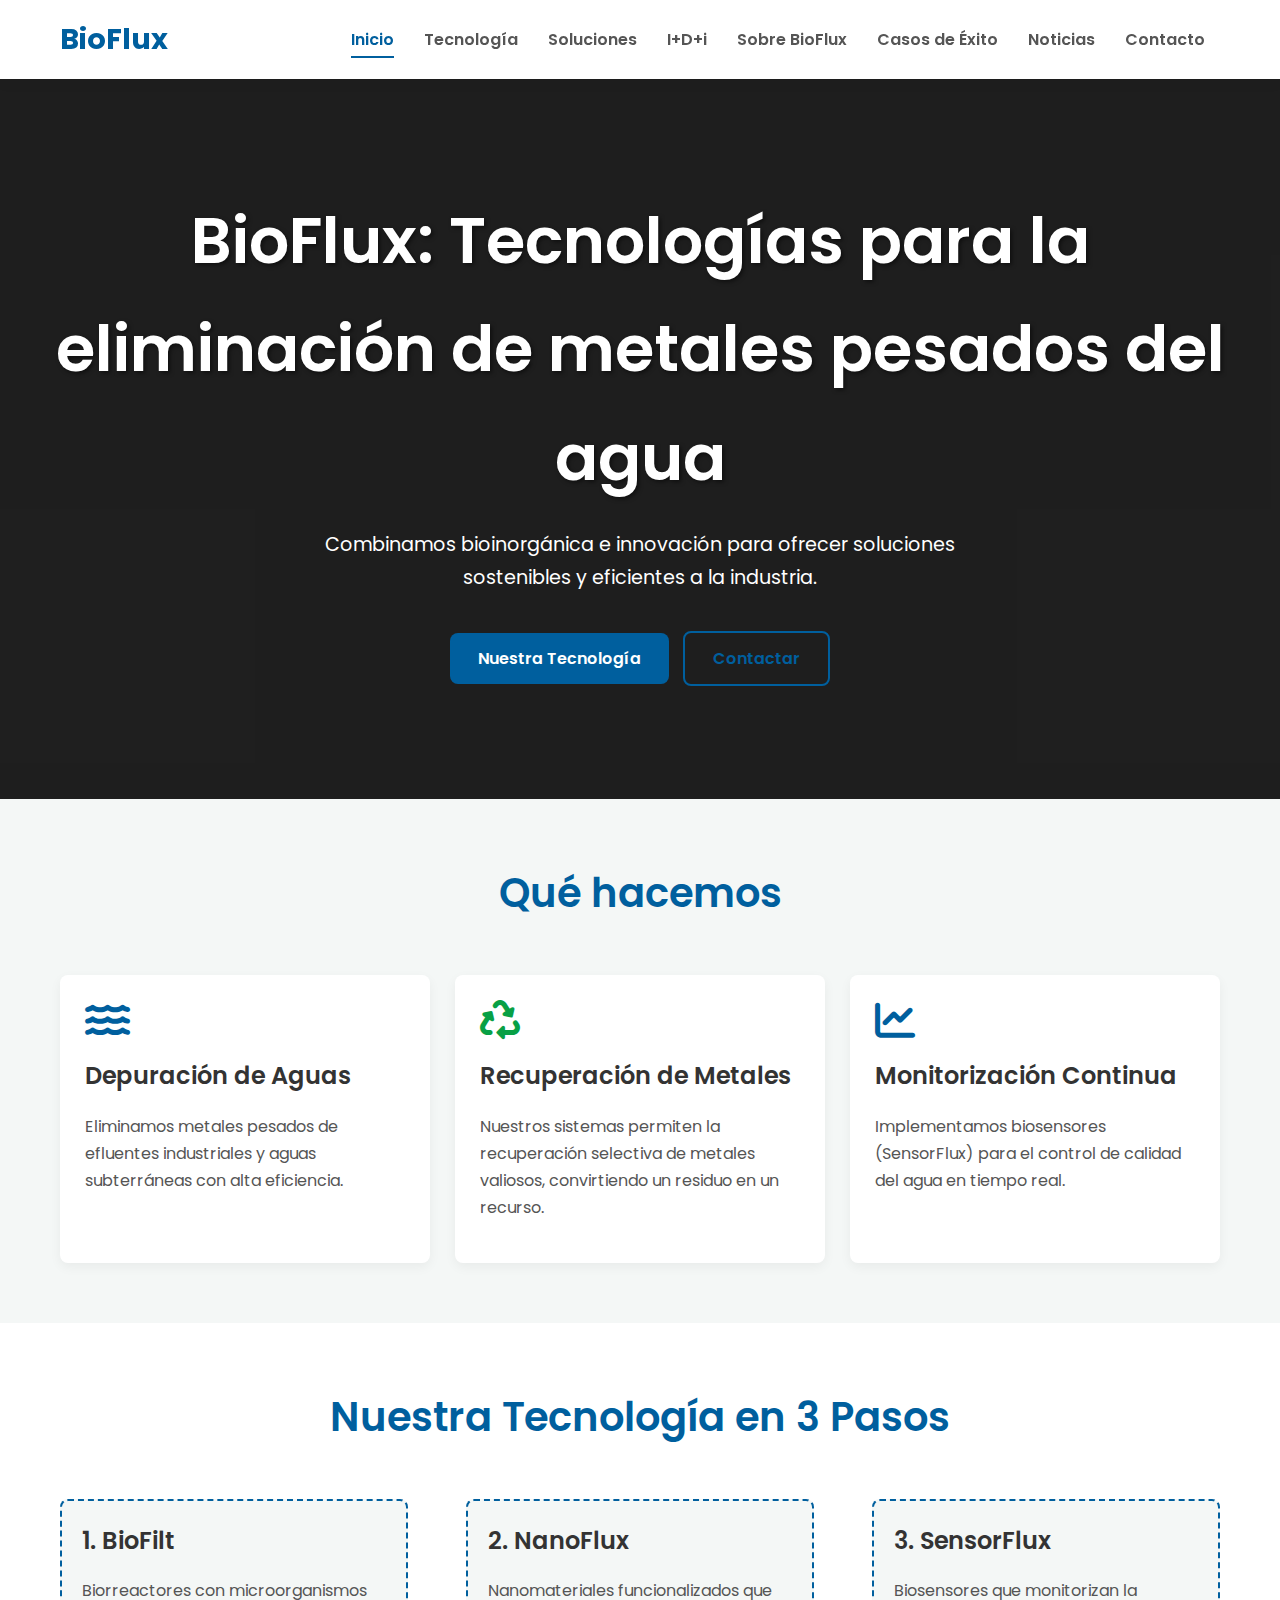
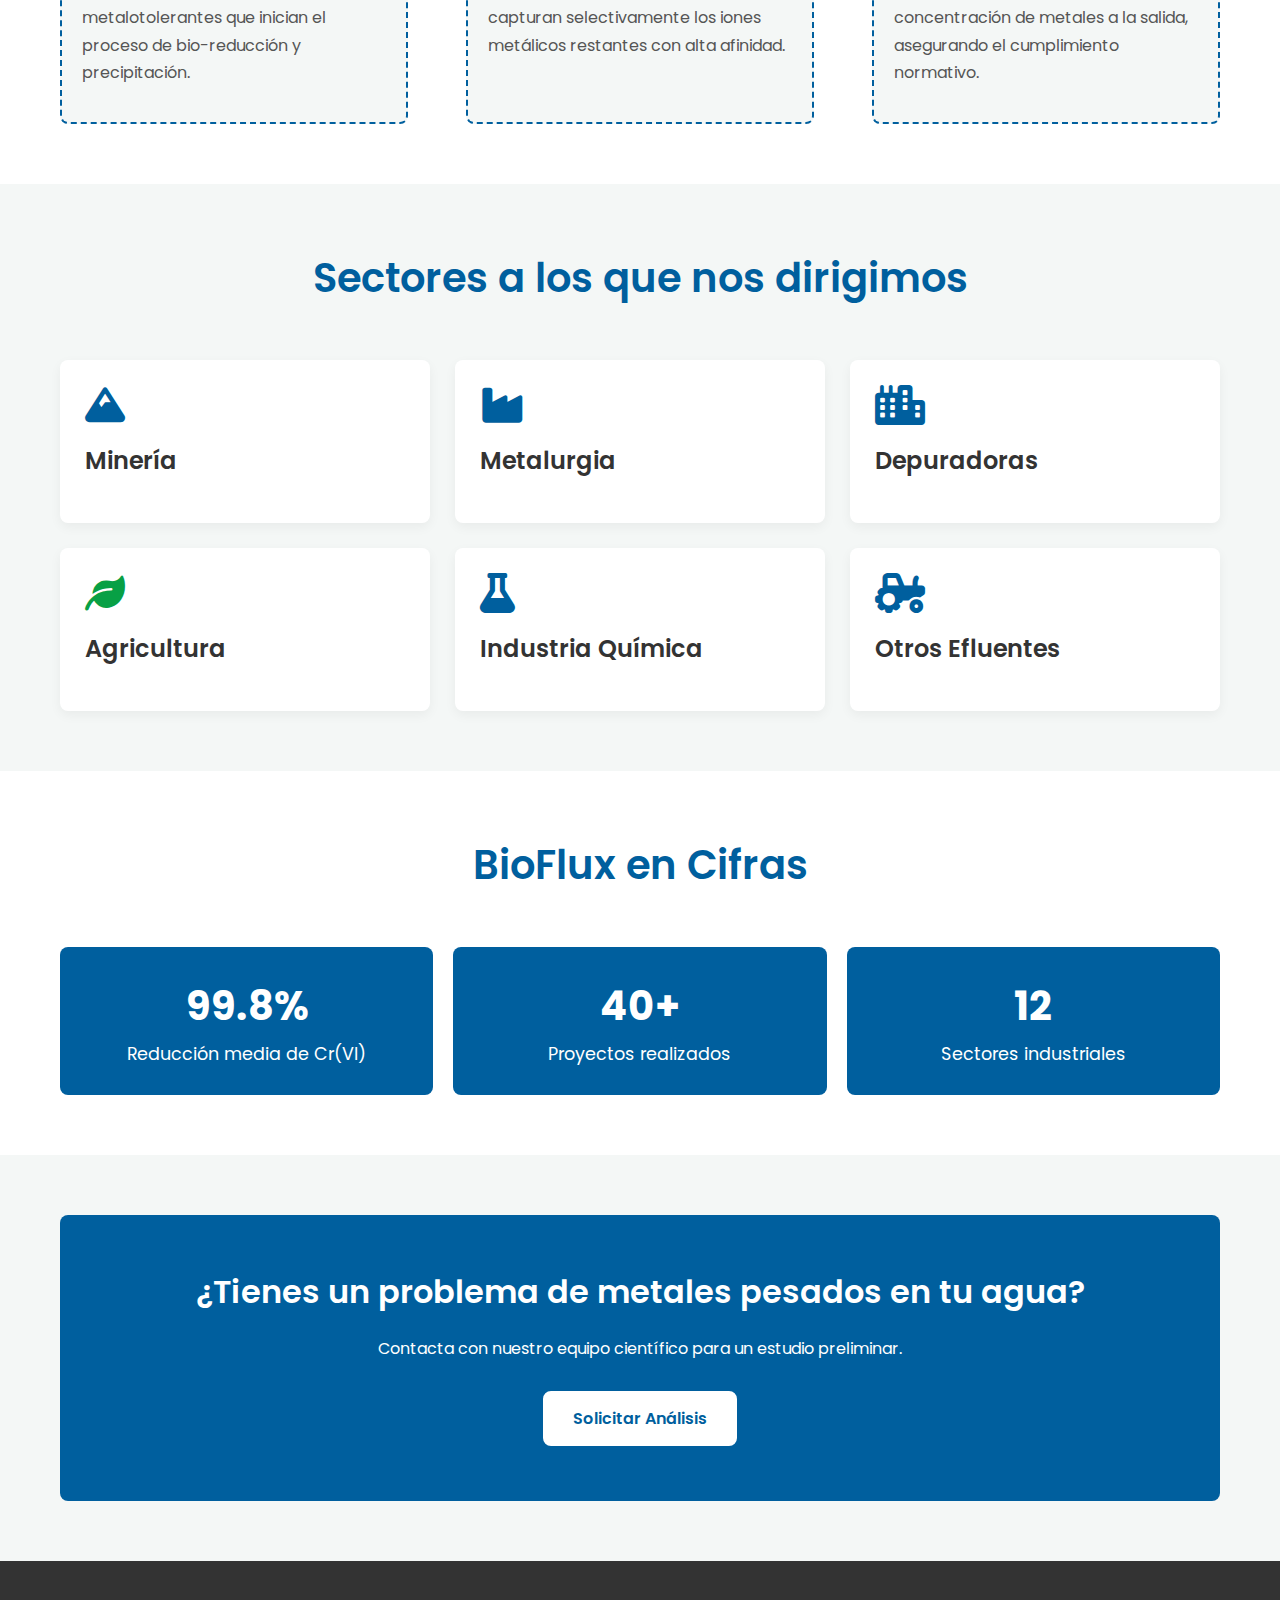
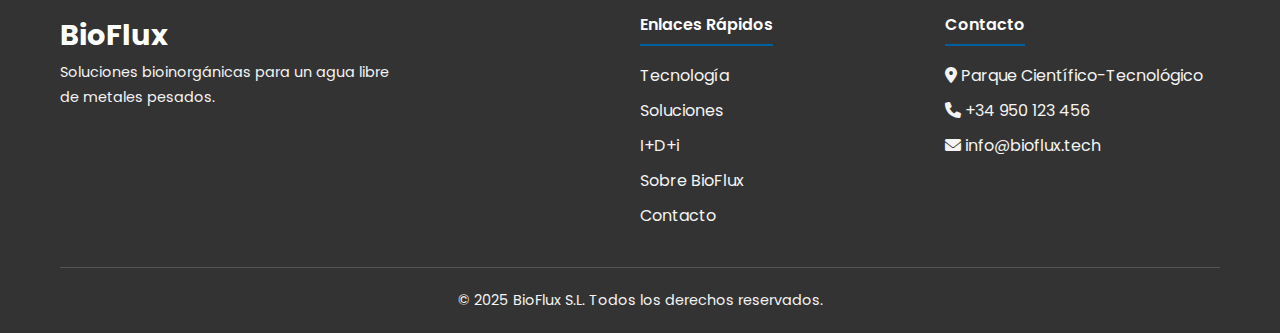
<file: index.html>
<!DOCTYPE html>
<html lang="es">
<head>
    <meta charset="UTF-8">
    <meta name="viewport" content="width=device-width, initial-scale=1.0">
    <title>BioFlux - Tecnologías para la eliminación de metales pesados</title>
    <link rel="icon" type="image/png" href="img/logo.png"> <link rel="stylesheet" href="css/style.css">	
    <link rel="stylesheet" href="css/style.css">
    <link rel="stylesheet" href="https://cdnjs.cloudflare.com/ajax/libs/font-awesome/6.0.0-beta3/css/all.min.css">
</head>
<body>

    <header class="main-header">
        <div class="container">
            <a href="index.html" class="logo">BioFlux</a>
            <nav class="main-nav" id="main-nav">
                <ul>
                    <li><a href="index.html" class="active">Inicio</a></li>
                    <li><a href="tecnologia.html">Tecnología</a></li>
                    <li><a href="soluciones.html">Soluciones</a></li>
                    <li><a href="investigacion.html">I+D+i</a></li>
                    <li><a href="sobre-nosotros.html">Sobre BioFlux</a></li>
                    <li><a href="casos-de-exito.html">Casos de Éxito</a></li>
                    <li><a href="noticias.html">Noticias</a></li>
                    <li><a href="contacto.html">Contacto</a></li>
                </ul>
            </nav>
            <button class="hamburger-menu" id="hamburger-menu">&#9776;</button>
        </div>
    </header>

    <main>
        <section class="hero-slider">
            <div class="slider-slide active" style="background-image: url('https://picsum.photos/seed/water/1920/1080');">
                <div class="slide-content">
                    <h1>BioFlux: Tecnologías para la eliminación de metales pesados del agua</h1>
                    <p>Combinamos bioinorgánica e innovación para ofrecer soluciones sostenibles y eficientes a la industria.</p>
                    <div>
                        <a href="tecnologia.html" class="btn btn-primary">Nuestra Tecnología</a>
                        <a href="contacto.html" class="btn btn-secondary">Contactar</a>
                    </div>
                </div>
            </div>
            <div class="slider-slide" style="background-image: url('https://picsum.photos/seed/industry/1920/1080');">
                <div class="slide-content">
                    <h1>Soluciones para Minería e Industria</h1>
                    <p>Tratamos aguas complejas (Pb, Cd, Cr(VI), Hg, As) cumpliendo con las normativas más estrictas.</p>
                    <div>
                        <a href="soluciones.html" class="btn btn-primary">Ver Soluciones</a>
                        <a href="contacto.html" class="btn btn-secondary">Solicitar Estudio</a>
                    </div>
                </div>
            </div>
            <div class="slider-slide" style="background-image: url('https://picsum.photos/seed/science/1920/1080');">
                <div class="slide-content">
                    <h1>Innovación y Sostenibilidad</h1>
                    <p>Nuestra base científica nos permite desarrollar quelantes verdes y biosensores para un futuro más limpio.</p>
                    <div>
                        <a href="investigacion.html" class="btn btn-primary">Conocer I+D+i</a>
                        <a href="contacto.html" class="btn btn-secondary">Contactar</a>
                    </div>
                </div>
            </div>
        </section>

        <section id="que-hacemos">
            <div class="container">
                <h2 class="section-title">Qué hacemos</h2>
                <div class="grid-3">
                    <div class="card">
                        <i class="fas fa-water icon"></i>
                        <h3>Depuración de Aguas</h3>
                        <p>Eliminamos metales pesados de efluentes industriales y aguas subterráneas con alta eficiencia.</p>
                    </div>
                    <div class="card">
                        <i class="fas fa-recycle icon" style="color: var(--secondary-green);"></i>
                        <h3>Recuperación de Metales</h3>
                        <p>Nuestros sistemas permiten la recuperación selectiva de metales valiosos, convirtiendo un residuo en un recurso.</p>
                    </div>
                    <div class="card">
                        <i class="fas fa-chart-line icon"></i>
                        <h3>Monitorización Continua</h3>
                        <p>Implementamos biosensores (SensorFlux) para el control de calidad del agua en tiempo real.</p>
                    </div>
                </div>
            </div>
        </section>

        <section id="tecnologia-pasos">
            <div class="container">
                <h2 class="section-title">Nuestra Tecnología en 3 Pasos</h2>
                <div class="steps-container">
                    <div class="step">
                        <h3>1. BioFilt</h3>
                        <p>Biorreactores con microorganismos metalotolerantes que inician el proceso de bio-reducción y precipitación.</p>
                    </div>
                    <div class="step">
                        <h3>2. NanoFlux</h3>
                        <p>Nanomateriales funcionalizados que capturan selectivamente los iones metálicos restantes con alta afinidad.</p>
                    </div>
                    <div class="step">
                        <h3>3. SensorFlux</h3>
                        <p>Biosensores que monitorizan la concentración de metales a la salida, asegurando el cumplimiento normativo.</p>
                    </div>
                </div>
            </div>
        </section>

        <section id="sectores">
            <div class="container">
                <h2 class="section-title">Sectores a los que nos dirigimos</h2>
                <div class="grid-3">
                    <div class="card"><i class="fas fa-mountain icon"></i><h3>Minería</h3></div>
                    <div class="card"><i class="fas fa-industry icon"></i><h3>Metalurgia</h3></div>
                    <div class="card"><i class="fas fa-city icon"></i><h3>Depuradoras</h3></div>
                    <div class="card"><i class="fas fa-leaf icon" style="color: var(--secondary-green);"></i><h3>Agricultura</h3></div>
                    <div class="card"><i class="fas fa-flask icon"></i><h3>Industria Química</h3></div>
                    <div class="card"><i class="fas fa-tractor icon"></i><h3>Otros Efluentes</h3></div>
                </div>
            </div>
        </section>

        <section id="cifras">
            <div class="container">
                <h2 class="section-title">BioFlux en Cifras</h2>
                <div class="stats-grid">
                    <div class="stat-item">
                        <span class="number">99.8%</span>
                        <span class="label">Reducción media de Cr(VI)</span>
                    </div>
                    <div class="stat-item">
                        <span class="number">40+</span>
                        <span class="label">Proyectos realizados</span>
                    </div>
                    <div class="stat-item">
                        <span class="number">12</span>
                        <span class="label">Sectores industriales</span>
                    </div>
                </div>
            </div>
        </section>

        <section>
            <div class="container">
                <div class="cta-section">
                    <h2>¿Tienes un problema de metales pesados en tu agua?</h2>
                    <p style="margin-bottom: 1.5rem;">Contacta con nuestro equipo científico para un estudio preliminar.</p>
                    <a href="contacto.html" class="btn btn-secondary">Solicitar Análisis</a>
                </div>
            </div>
        </section>

    </main>

    <footer class="main-footer">
        <div class="container">
            <div class="footer-grid">
                <div class="footer-col">
                    <a href="index.html" class="logo">BioFlux</a>
                    <p>Soluciones bioinorgánicas para un agua libre de metales pesados.</p>
                </div>
                <div class="footer-col">
                    <h4>Enlaces Rápidos</h4>
                    <ul>
                        <li><a href="tecnologia.html">Tecnología</a></li>
                        <li><a href="soluciones.html">Soluciones</a></li>
                        <li><a href="investigacion.html">I+D+i</a></li>
                        <li><a href="sobre-nosotros.html">Sobre BioFlux</a></li>
                        <li><a href="contacto.html">Contacto</a></li>
                    </ul>
                </div>
                <div class="footer-col">
                    <h4>Contacto</h4>
                    <ul>
                        <li><i class="fas fa-map-marker-alt"></i> Parque Científico-Tecnológico</li>
                        <li><i class="fas fa-phone"></i> +34 950 123 456</li>
                        <li><i class="fas fa-envelope"></i> info@bioflux.tech</li>
                    </ul>
                </div>
            </div>
            <div class="footer-bottom">
                &copy; 2025 BioFlux S.L. Todos los derechos reservados.
            </div>
        </div>
    </footer>

    <script src="js/main.js"></script>
</body>

</html>
</file>
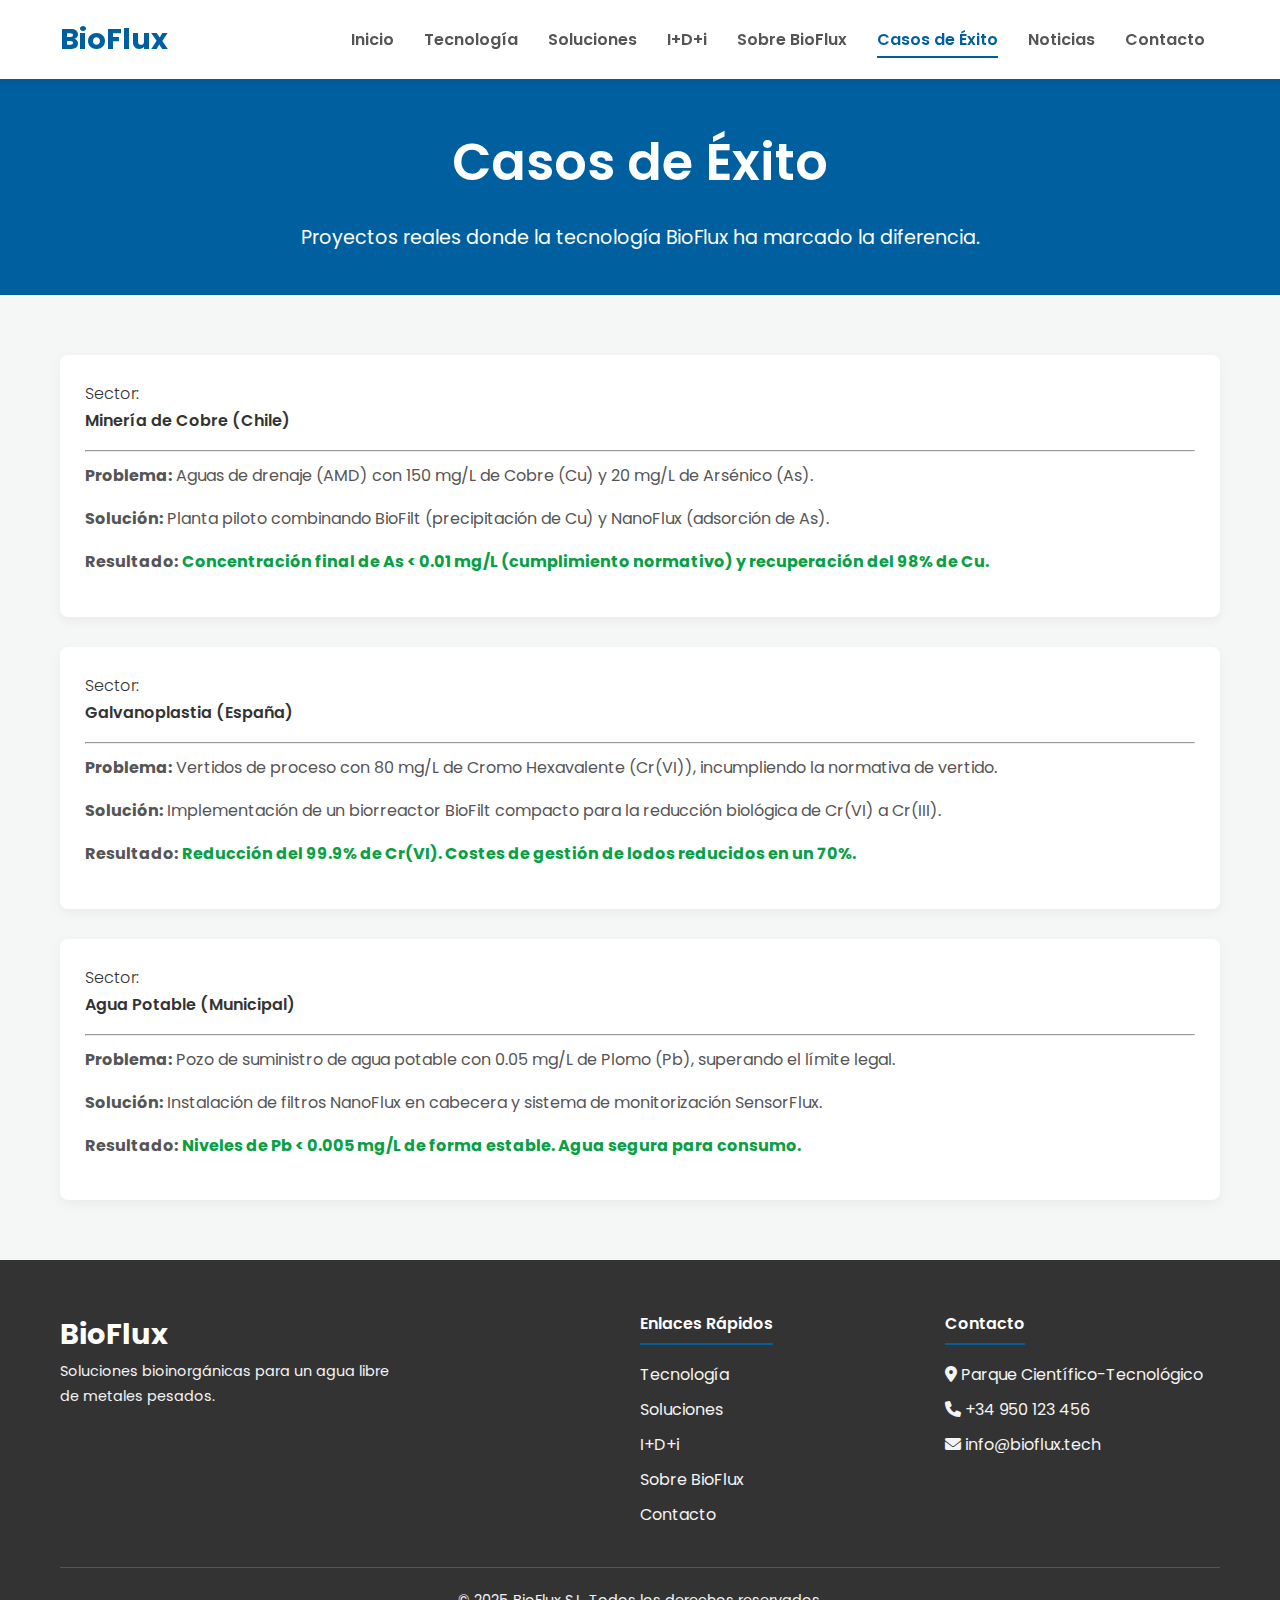
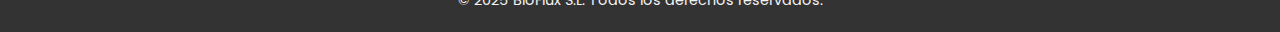
<file: casos-de-exito.html>
<!DOCTYPE html>
<html lang="es">
<head>
    <meta charset="UTF-8">
    <meta name="viewport" content="width=device-width, initial-scale=1.0">
    <title>Tecnología</title>
    <link rel="icon" type="image/png" href="img/logo.png"> <link rel="stylesheet" href="css/style.css">	
    <link rel="stylesheet" href="css/style.css">
    <link rel="stylesheet" href="https://cdnjs.cloudflare.com/ajax/libs/font-awesome/6.0.0-beta3/css/all.min.css">
</head>
<body>

    <header class="main-header">
        <div class="container">
            <a href="index.html" class="logo">BioFlux</a>
            <nav class="main-nav" id="main-nav">
                <ul>
                    <li><a href="index.html">Inicio</a></li>
                    <li><a href="tecnologia.html">Tecnología</a></li>
                    <li><a href="soluciones.html">Soluciones</a></li>
                    <li><a href="investigacion.html">I+D+i</a></li>
                    <li><a href="sobre-nosotros.html">Sobre BioFlux</a></li>
                    <li><a href="casos-de-exito.html" class="active">Casos de Éxito</a></li>
                    <li><a href="noticias.html">Noticias</a></li>
                    <li><a href="contacto.html">Contacto</a></li>
                </ul>
            </nav>
            <button class="hamburger-menu" id="hamburger-menu">&#9776;</button>
        </div>
    </header>

<main>
    <section style="background-color: var(--primary-blue); color: var(--white); padding: 40px 0;">
        <div class="container text-center">
            <h1 style="color: var(--white);">Casos de Éxito</h1>
            <p style="font-size: 1.2rem; max-width: 800px; margin: 0 auto;">Proyectos reales donde la tecnología BioFlux ha marcado la diferencia.</p>
        </div>
    </section>

    <section id="casos">
        <div class="container">
            <div class="grid-3" style="grid-template-columns: 1fr; gap: 30px;">
                <div class="card">
                    <h4><span style="font-weight: 300; display: block;">Sector:</span> Minería de Cobre (Chile)</h4>
                    <hr style="margin: 10px 0;">
                    <p><strong>Problema:</strong> Aguas de drenaje (AMD) con 150 mg/L de Cobre (Cu) y 20 mg/L de Arsénico (As).</p>
                    <p><strong>Solución:</strong> Planta piloto combinando BioFilt (precipitación de Cu) y NanoFlux (adsorción de As).</p>
                    <p><strong>Resultado:</strong> <span style="color: var(--secondary-green); font-weight: 700;">Concentración final de As < 0.01 mg/L (cumplimiento normativo) y recuperación del 98% de Cu.</span></p>
                </div>
                <div class="card">
                    <h4><span style="font-weight: 300; display: block;">Sector:</span> Galvanoplastia (España)</h4>
                    <hr style="margin: 10px 0;">
                    <p><strong>Problema:</strong> Vertidos de proceso con 80 mg/L de Cromo Hexavalente (Cr(VI)), incumpliendo la normativa de vertido.</p>
                    <p><strong>Solución:</strong> Implementación de un biorreactor BioFilt compacto para la reducción biológica de Cr(VI) a Cr(III).</p>
                    <p><strong>Resultado:</strong> <span style="color: var(--secondary-green); font-weight: 700;">Reducción del 99.9% de Cr(VI). Costes de gestión de lodos reducidos en un 70%.</span></p>
                </div>
                <div class="card">
                    <h4><span style="font-weight: 300; display: block;">Sector:</span> Agua Potable (Municipal)</h4>
                    <hr style="margin: 10px 0;">
                    <p><strong>Problema:</strong> Pozo de suministro de agua potable con 0.05 mg/L de Plomo (Pb), superando el límite legal.</p>
                    <p><strong>Solución:</strong> Instalación de filtros NanoFlux en cabecera y sistema de monitorización SensorFlux.</p>
                    <p><strong>Resultado:</strong> <span style="color: var(--secondary-green); font-weight: 700;">Niveles de Pb < 0.005 mg/L de forma estable. Agua segura para consumo.</span></p>
                </div>
            </div>
        </div>
    </section>
</main>
    <footer class="main-footer">
        <div class="container">
            <div class="footer-grid">
                <div class="footer-col">
                    <a href="index.html" class="logo">BioFlux</a>
                    <p>Soluciones bioinorgánicas para un agua libre de metales pesados.</p>
                </div>
                <div class="footer-col">
                    <h4>Enlaces Rápidos</h4>
                    <ul>
                        <li><a href="tecnologia.html">Tecnología</a></li>
                        <li><a href="soluciones.html">Soluciones</a></li>
                        <li><a href="investigacion.html">I+D+i</a></li>
                        <li><a href="sobre-nosotros.html">Sobre BioFlux</a></li>
                        <li><a href="contacto.html">Contacto</a></li>
                    </ul>
                </div>
                <div class="footer-col">
                    <h4>Contacto</h4>
                    <ul>
                        <li><i class="fas fa-map-marker-alt"></i> Parque Científico-Tecnológico</li>
                        <li><i class="fas fa-phone"></i> +34 950 123 456</li>
                        <li><i class="fas fa-envelope"></i> info@bioflux.tech</li>
                    </ul>
                </div>
            </div>
            <div class="footer-bottom">
                &copy; 2025 BioFlux S.L. Todos los derechos reservados.
            </div>
        </div>
    </footer>

    <script src="js/main.js"></script>
</body>

</html>
</file>
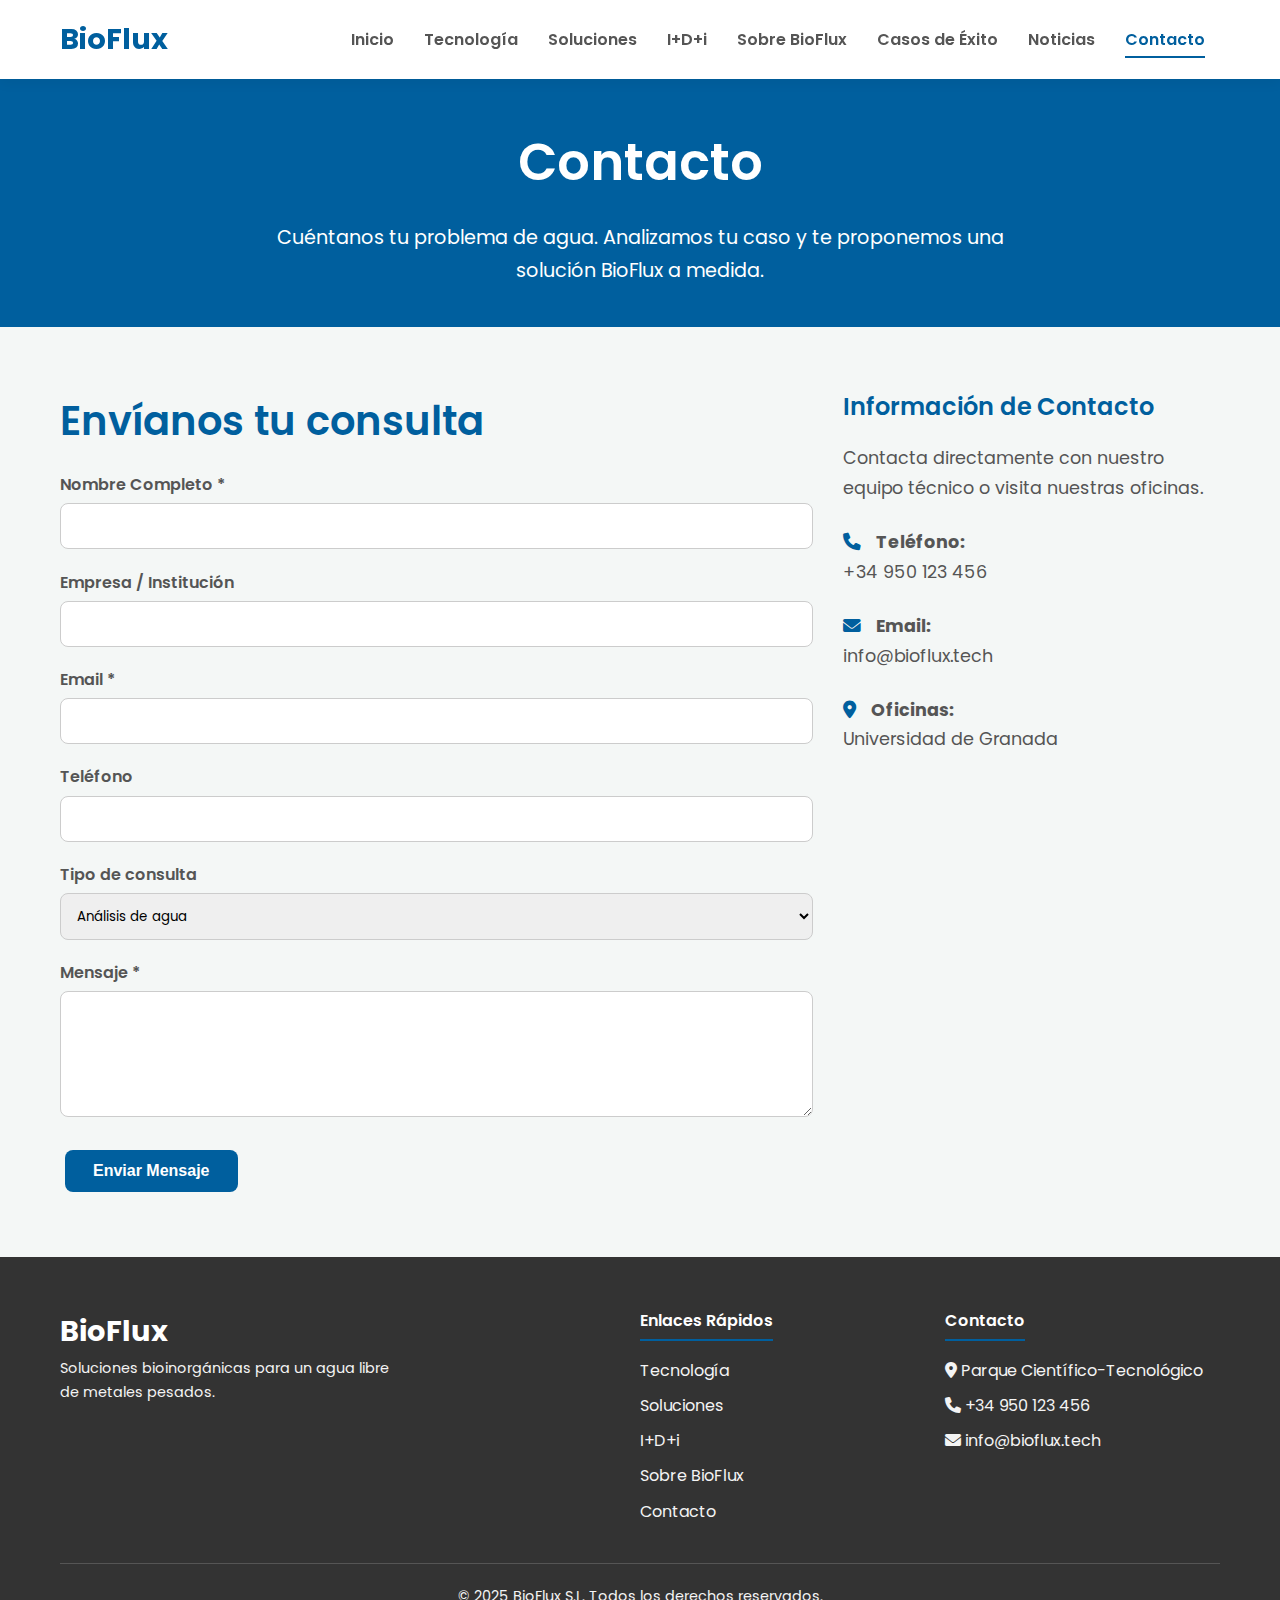
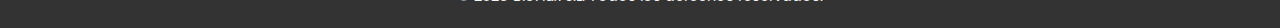
<file: contacto.html>
<!DOCTYPE html>
<html lang="es">
<head>
    <meta charset="UTF-8">
    <meta name="viewport" content="width=device-width, initial-scale=1.0">
    <title>Nuestra Tecnología - BioFlux</title>
    <link rel="stylesheet" href="css/style.css">
    <link rel="stylesheet" href="https://cdnjs.cloudflare.com/ajax/libs/font-awesome/6.0.0-beta3/css/all.min.css">
</head>
<body>

    <header class="main-header">
        <div class="container">
            <a href="index.html" class="logo">BioFlux</a>
            <nav class="main-nav" id="main-nav">
                <ul>
                    <li><a href="index.html">Inicio</a></li>
                    <li><a href="tecnologia.html">Tecnología</a></li>
                    <li><a href="soluciones.html">Soluciones</a></li>
                    <li><a href="investigacion.html">I+D+i</a></li>
                    <li><a href="sobre-nosotros.html">Sobre BioFlux</a></li>
                    <li><a href="casos-de-exito.html">Casos de Éxito</a></li>
                    <li><a href="noticias.html">Noticias</a></li>
                    <li><a href="contacto.html" class="active">Contacto</a></li>
                </ul>
            </nav>
            <button class="hamburger-menu" id="hamburger-menu">&#9776;</button>
        </div>
    </header>

<main>
    <section style="background-color: var(--primary-blue); color: var(--white); padding: 40px 0;">
        <div class="container text-center">
            <h1 style="color: var(--white);">Contacto</h1>
            <p style="font-size: 1.2rem; max-width: 800px; margin: 0 auto;">Cuéntanos tu problema de agua. Analizamos tu caso y te proponemos una solución BioFlux a medida.</p>
        </div>
    </section>

    <section id="contacto-form">
        <div class="container">
            <div class="contact-container">
                <div class="contact-form">
                    <h2>Envíanos tu consulta</h2>
                    <form id="contact-form" novalidate>
                        <div class="form-group">
                            <label for="name">Nombre Completo *</label>
                            <input type="text" id="name" name="name" required>
                            <span class="error-msg"></span>
                        </div>
                        <div class="form-group">
                            <label for="company">Empresa / Institución</label>
                            <input type="text" id="company" name="company">
                        </div>
                        <div class="form-group">
                            <label for="email">Email *</label>
                            <input type="email" id="email" name="email" required>
                            <span class="error-msg"></span>
                        </div>
                        <div class="form-group">
                            <label for="phone">Teléfono</label>
                            <input type="tel" id="phone" name="phone">
                        </div>
                        <div class="form-group">
                            <label for="query-type">Tipo de consulta</label>
                            <select id="query-type" name="query-type">
                                <option value="analisis">Análisis de agua</option>
                                <option value="piloto">Planta piloto</option>
                                <option value="idi">Colaboración I+D+i</option>
                                <option value="otros">Otros</option>
                            </select>
                        </div>
                        <div class="form-group">
                            <label for="message">Mensaje *</label>
                            <textarea id="message" name="message" rows="5" required></textarea>
                            <span class="error-msg"></span>
                        </div>
                        <button type="submit" class="btn btn-primary">Enviar Mensaje</button>
                    </form>
                </div>
                <div class="contact-info">
                    <h3>Información de Contacto</h3>
                    <p>Contacta directamente con nuestro equipo técnico o visita nuestras oficinas.</p>
                    
                    <p>
                        <i class="fas fa-phone icon"></i> <strong>Teléfono:</strong><br>
                        +34 950 123 456
                    </p>
                    <p>
                        <i class="fas fa-envelope icon"></i> <strong>Email:</strong><br>
                        info@bioflux.tech
                    </p>
                    <p>
                        <i class="fas fa-map-marker-alt icon"></i> <strong>Oficinas:</strong><br>
                        Universidad de Granada
                    </p>
                </div>
            </div>
        </div>
    </section>
</main>
    <footer class="main-footer">
        <div class="container">
            <div class="footer-grid">
                <div class="footer-col">
                    <a href="index.html" class="logo">BioFlux</a>
                    <p>Soluciones bioinorgánicas para un agua libre de metales pesados.</p>
                </div>
                <div class="footer-col">
                    <h4>Enlaces Rápidos</h4>
                    <ul>
                        <li><a href="tecnologia.html">Tecnología</a></li>
                        <li><a href="soluciones.html">Soluciones</a></li>
                        <li><a href="investigacion.html">I+D+i</a></li>
                        <li><a href="sobre-nosotros.html">Sobre BioFlux</a></li>
                        <li><a href="contacto.html">Contacto</a></li>
                    </ul>
                </div>
                <div class="footer-col">
                    <h4>Contacto</h4>
                    <ul>
                        <li><i class="fas fa-map-marker-alt"></i> Parque Científico-Tecnológico</li>
                        <li><i class="fas fa-phone"></i> +34 950 123 456</li>
                        <li><i class="fas fa-envelope"></i> info@bioflux.tech</li>
                    </ul>
                </div>
            </div>
            <div class="footer-bottom">
                &copy; 2025 BioFlux S.L. Todos los derechos reservados.
            </div>
        </div>
    </footer>

    <script src="js/main.js"></script>
</body>

</html>
</file>
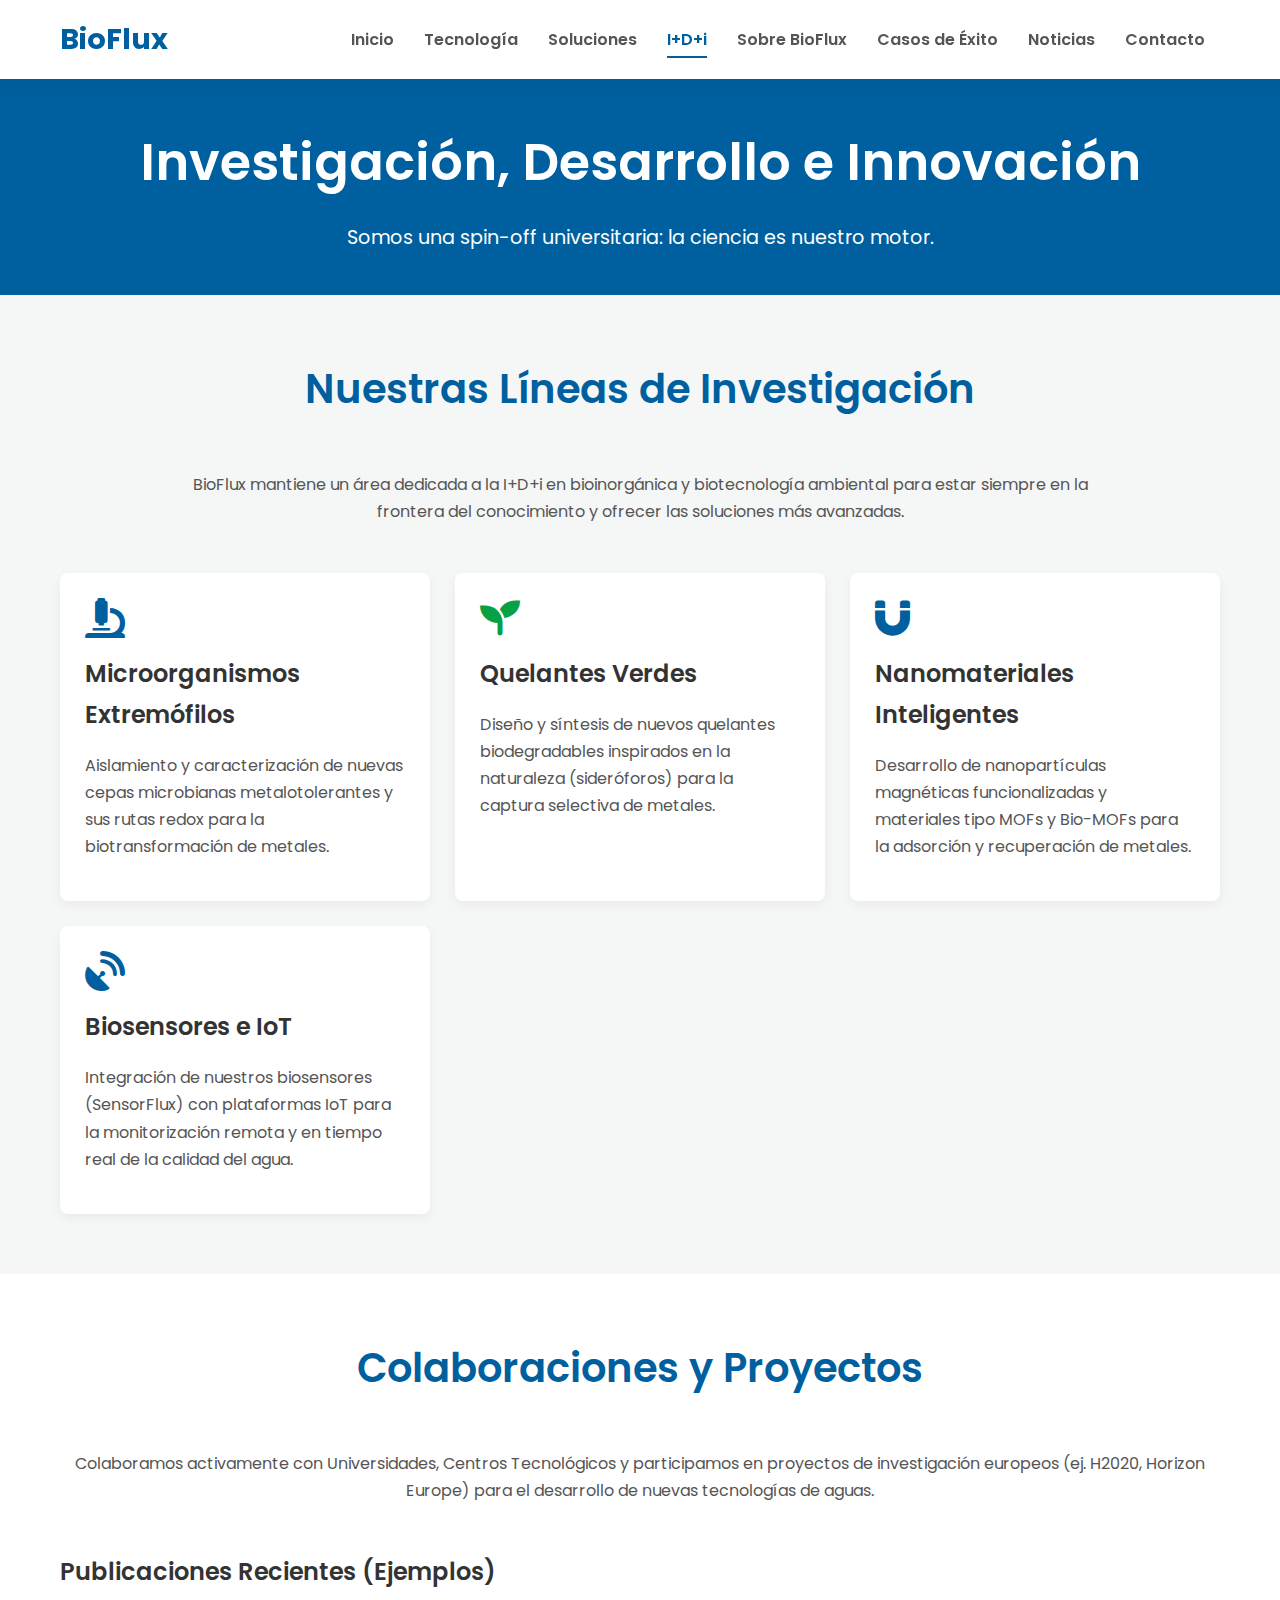
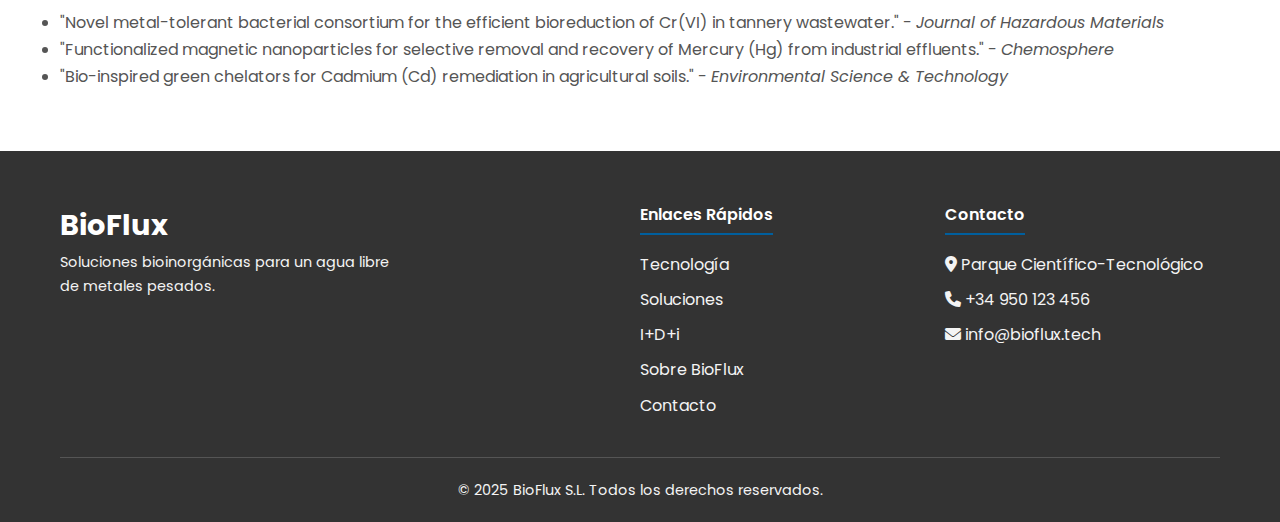
<file: investigacion.html>
<!DOCTYPE html>
<html lang="es">
<head>
    <meta charset="UTF-8">
    <meta name="viewport" content="width=device-width, initial-scale=1.0">
    <title>I+D+i</title>
    <link rel="icon" type="image/png" href="img/logo.png"> <link rel="stylesheet" href="css/style.css">	
    <link rel="stylesheet" href="css/style.css">
    <link rel="stylesheet" href="https://cdnjs.cloudflare.com/ajax/libs/font-awesome/6.0.0-beta3/css/all.min.css">
</head>
<body>

    <header class="main-header">
        <div class="container">
            <a href="index.html" class="logo">BioFlux</a>
            <nav class="main-nav" id="main-nav">
                <ul>
                    <li><a href="index.html">Inicio</a></li>
                    <li><a href="tecnologia.html" >Tecnología</a></li>
                    <li><a href="soluciones.html">Soluciones</a></li>
                    <li><a href="investigacion.html" class="active">I+D+i</a></li>
                    <li><a href="sobre-nosotros.html">Sobre BioFlux</a></li>
                    <li><a href="casos-de-exito.html">Casos de Éxito</a></li>
                    <li><a href="noticias.html">Noticias</a></li>
                    <li><a href="contacto.html">Contacto</a></li>
                </ul>
            </nav>
            <button class="hamburger-menu" id="hamburger-menu">&#9776;</button>
        </div>
    </header>

<main>
    <section style="background-color: var(--primary-blue); color: var(--white); padding: 40px 0;">
        <div class="container text-center">
            <h1 style="color: var(--white);">Investigación, Desarrollo e Innovación</h1>
            <p style="font-size: 1.2rem; max-width: 800px; margin: 0 auto;">Somos una spin-off universitaria: la ciencia es nuestro motor.</p>
        </div>
    </section>

    <section id="intro-idi">
        <div class="container">
            <h2 class="section-title">Nuestras Líneas de Investigación</h2>
            <p style="text-align: center; max-width: 900px; margin: 0 auto 3rem auto;">BioFlux mantiene un área dedicada a la I+D+i en bioinorgánica y biotecnología ambiental para estar siempre en la frontera del conocimiento y ofrecer las soluciones más avanzadas.</p>

            <div class="grid-3" style="grid-template-columns: repeat(auto-fit, minmax(300px, 1fr));">
                <div class="card">
                    <i class="fas fa-microscope icon"></i>
                    <h3>Microorganismos Extremófilos</h3>
                    <p>Aislamiento y caracterización de nuevas cepas microbianas metalotolerantes y sus rutas redox para la biotransformación de metales.</p>
                </div>
                <div class="card">
                    <i class="fas fa-seedling icon" style="color: var(--secondary-green);"></i>
                    <h3>Quelantes Verdes</h3>
                    <p>Diseño y síntesis de nuevos quelantes biodegradables inspirados en la naturaleza (sideróforos) para la captura selectiva de metales.</p>
                </div>
                <div class="card">
                    <i class="fas fa-magnet icon"></i>
                    <h3>Nanomateriales Inteligentes</h3>
                    <p>Desarrollo de nanopartículas magnéticas funcionalizadas y materiales tipo MOFs y Bio-MOFs para la adsorción y recuperación de metales.</p>
                </div>
                <div class="card">
                    <i class="fas fa-satellite-dish icon"></i>
                    <h3>Biosensores e IoT</h3>
                    <p>Integración de nuestros biosensores (SensorFlux) con plataformas IoT para la monitorización remota y en tiempo real de la calidad del agua.</p>
                </div>
            </div>
        </div>
    </section>

    <section id="colaboraciones">
        <div class="container">
            <h2 class="section-title">Colaboraciones y Proyectos</h2>
            <p class="text-center">Colaboramos activamente con Universidades, Centros Tecnológicos y participamos en proyectos de investigación europeos (ej. H2020, Horizon Europe) para el desarrollo de nuevas tecnologías de aguas.</p>
            
            <h3 style="margin-top: 3rem;">Publicaciones Recientes (Ejemplos)</h3>
            <ul>
                <li>"Novel metal-tolerant bacterial consortium for the efficient bioreduction of Cr(VI) in tannery wastewater." - <i>Journal of Hazardous Materials</i></li>
                <li>"Functionalized magnetic nanoparticles for selective removal and recovery of Mercury (Hg) from industrial effluents." - <i>Chemosphere</i></li>
                <li>"Bio-inspired green chelators for Cadmium (Cd) remediation in agricultural soils." - <i>Environmental Science & Technology</i></li>
            </ul>
        </div>
    </section>
</main>

    <footer class="main-footer">
        <div class="container">
            <div class="footer-grid">
                <div class="footer-col">
                    <a href="index.html" class="logo">BioFlux</a>
                    <p>Soluciones bioinorgánicas para un agua libre de metales pesados.</p>
                </div>
                <div class="footer-col">
                    <h4>Enlaces Rápidos</h4>
                    <ul>
                        <li><a href="tecnologia.html">Tecnología</a></li>
                        <li><a href="soluciones.html">Soluciones</a></li>
                        <li><a href="investigacion.html">I+D+i</a></li>
                        <li><a href="sobre-nosotros.html">Sobre BioFlux</a></li>
                        <li><a href="contacto.html">Contacto</a></li>
                    </ul>
                </div>
                <div class="footer-col">
                    <h4>Contacto</h4>
                    <ul>
                        <li><i class="fas fa-map-marker-alt"></i> Parque Científico-Tecnológico</li>
                        <li><i class="fas fa-phone"></i> +34 950 123 456</li>
                        <li><i class="fas fa-envelope"></i> info@bioflux.tech</li>
                    </ul>
                </div>
            </div>
            <div class="footer-bottom">
                &copy; 2025 BioFlux S.L. Todos los derechos reservados.
            </div>
        </div>
    </footer>

    <script src="js/main.js"></script>
</body>

</html>
</file>
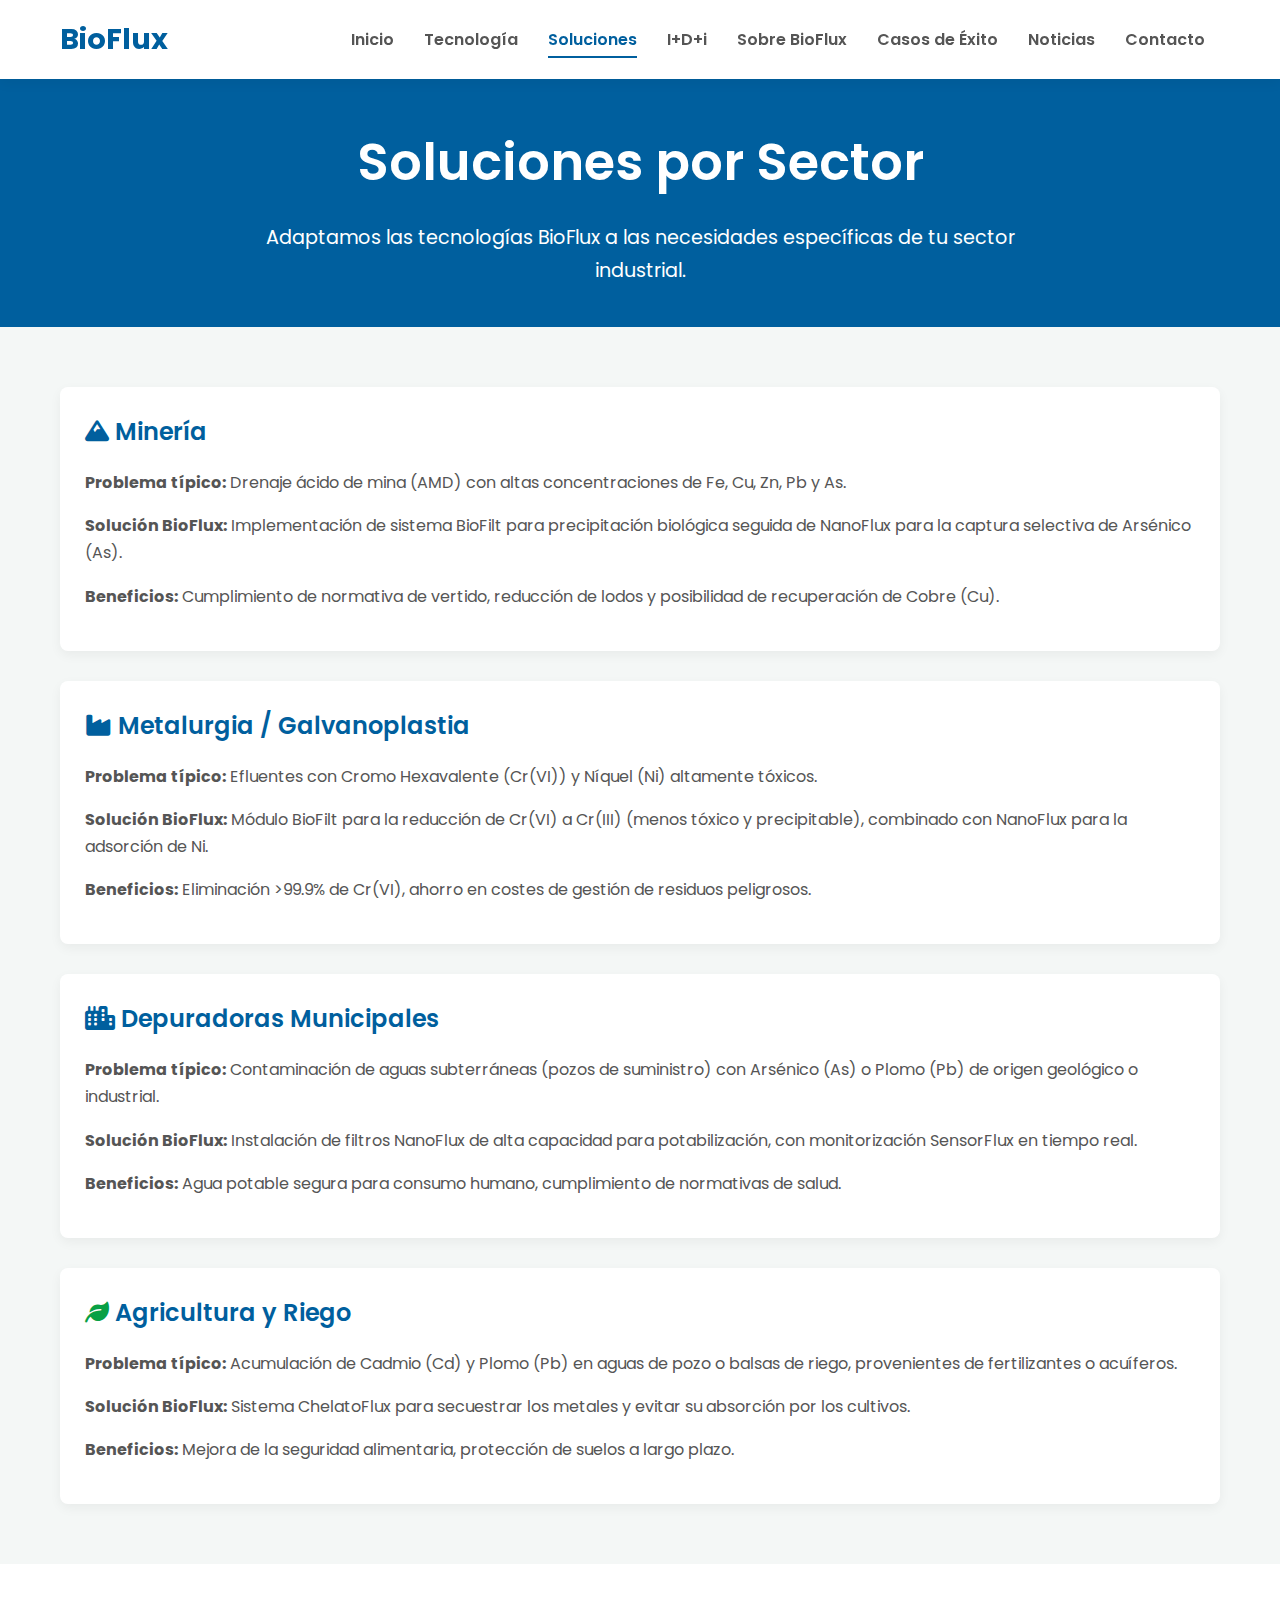
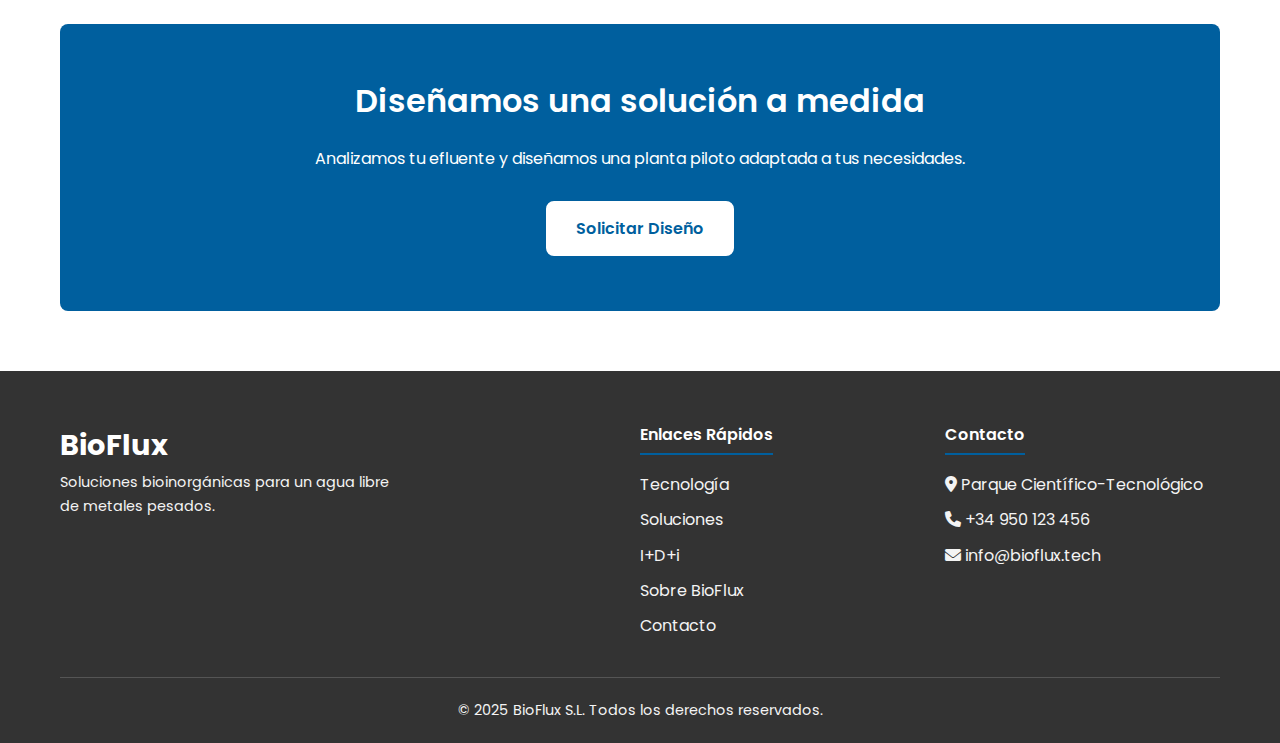
<file: soluciones.html>
<!DOCTYPE html>
<html lang="es">
<head>
    <meta charset="UTF-8">
    <meta name="viewport" content="width=device-width, initial-scale=1.0">
    <title>Nuestra Tecnología - BioFlux</title>
    <link rel="stylesheet" href="css/style.css">
    <link rel="stylesheet" href="https://cdnjs.cloudflare.com/ajax/libs/font-awesome/6.0.0-beta3/css/all.min.css">
</head>
<body>

    <header class="main-header">
        <div class="container">
            <a href="index.html" class="logo">BioFlux</a>
            <nav class="main-nav" id="main-nav">
                <ul>
                    <li><a href="index.html">Inicio</a></li>
                    <li><a href="tecnologia.html">Tecnología</a></li>
                    <li><a href="soluciones.html" class="active">Soluciones</a></li>
                    <li><a href="investigacion.html">I+D+i</a></li>
                    <li><a href="sobre-nosotros.html">Sobre BioFlux</a></li>
                    <li><a href="casos-de-exito.html">Casos de Éxito</a></li>
                    <li><a href="noticias.html">Noticias</a></li>
                    <li><a href="contacto.html">Contacto</a></li>
                </ul>
            </nav>
            <button class="hamburger-menu" id="hamburger-menu">&#9776;</button>
        </div>
    </header>

<main>
    <section style="background-color: var(--primary-blue); color: var(--white); padding: 40px 0;">
        <div class="container text-center">
            <h1 style="color: var(--white);">Soluciones por Sector</h1>
            <p style="font-size: 1.2rem; max-width: 800px; margin: 0 auto;">Adaptamos las tecnologías BioFlux a las necesidades específicas de tu sector industrial.</p>
        </div>
    </section>

    <section id="soluciones-sector">
        <div class="container">
            <div class="grid-3" style="grid-template-columns: 1fr; gap: 30px;">
                <div class="card" style="text-align: left;">
                    <h3 style="color: var(--primary-blue);"><i class="fas fa-mountain"></i> Minería</h3>
                    <p><strong>Problema típico:</strong> Drenaje ácido de mina (AMD) con altas concentraciones de Fe, Cu, Zn, Pb y As.</p>
                    <p><strong>Solución BioFlux:</strong> Implementación de sistema BioFilt para precipitación biológica seguida de NanoFlux para la captura selectiva de Arsénico (As).</p>
                    <p><strong>Beneficios:</strong> Cumplimiento de normativa de vertido, reducción de lodos y posibilidad de recuperación de Cobre (Cu).</p>
                </div>
                <div class="card" style="text-align: left;">
                    <h3 style="color: var(--primary-blue);"><i class="fas fa-industry"></i> Metalurgia / Galvanoplastia</h3>
                    <p><strong>Problema típico:</strong> Efluentes con Cromo Hexavalente (Cr(VI)) y Níquel (Ni) altamente tóxicos.</p>
                    <p><strong>Solución BioFlux:</strong> Módulo BioFilt para la reducción de Cr(VI) a Cr(III) (menos tóxico y precipitable), combinado con NanoFlux para la adsorción de Ni.</p>
                    <p><strong>Beneficios:</strong> Eliminación >99.9% de Cr(VI), ahorro en costes de gestión de residuos peligrosos.</p>
                </div>
                <div class="card" style="text-align: left;">
                    <h3 style="color: var(--primary-blue);"><i class="fas fa-city"></i> Depuradoras Municipales</h3>
                    <p><strong>Problema típico:</strong> Contaminación de aguas subterráneas (pozos de suministro) con Arsénico (As) o Plomo (Pb) de origen geológico o industrial.</p>
                    <p><strong>Solución BioFlux:</strong> Instalación de filtros NanoFlux de alta capacidad para potabilización, con monitorización SensorFlux en tiempo real.</p>
                    <p><strong>Beneficios:</strong> Agua potable segura para consumo humano, cumplimiento de normativas de salud.</p>
                </div>
                 <div class="card" style="text-align: left;">
                    <h3 style="color: var(--primary-blue);"><i class="fas fa-leaf" style="color: var(--secondary-green);"></i> Agricultura y Riego</h3>
                    <p><strong>Problema típico:</strong> Acumulación de Cadmio (Cd) y Plomo (Pb) en aguas de pozo o balsas de riego, provenientes de fertilizantes o acuíferos.</p>
                    <p><strong>Solución BioFlux:</strong> Sistema ChelatoFlux para secuestrar los metales y evitar su absorción por los cultivos.</p>
                    <p><strong>Beneficios:</strong> Mejora de la seguridad alimentaria, protección de suelos a largo plazo.</p>
                </div>
            </div>
        </div>
    </section>

    <section>
        <div class="container">
            <div class="cta-section">
                <h2>Diseñamos una solución a medida</h2>
                <p style="margin-bottom: 1.5rem;">Analizamos tu efluente y diseñamos una planta piloto adaptada a tus necesidades.</p>
                <a href="contacto.html" class="btn btn-secondary">Solicitar Diseño</a>
            </div>
        </div>
    </section>
</main>
    <footer class="main-footer">
        <div class="container">
            <div class="footer-grid">
                <div class="footer-col">
                    <a href="index.html" class="logo">BioFlux</a>
                    <p>Soluciones bioinorgánicas para un agua libre de metales pesados.</p>
                </div>
                <div class="footer-col">
                    <h4>Enlaces Rápidos</h4>
                    <ul>
                        <li><a href="tecnologia.html">Tecnología</a></li>
                        <li><a href="soluciones.html">Soluciones</a></li>
                        <li><a href="investigacion.html">I+D+i</a></li>
                        <li><a href="sobre-nosotros.html">Sobre BioFlux</a></li>
                        <li><a href="contacto.html">Contacto</a></li>
                    </ul>
                </div>
                <div class="footer-col">
                    <h4>Contacto</h4>
                    <ul>
                        <li><i class="fas fa-map-marker-alt"></i> Parque Científico-Tecnológico</li>
                        <li><i class="fas fa-phone"></i> +34 950 123 456</li>
                        <li><i class="fas fa-envelope"></i> info@bioflux.tech</li>
                    </ul>
                </div>
            </div>
            <div class="footer-bottom">
                &copy; 2025 BioFlux S.L. Todos los derechos reservados.
            </div>
        </div>
    </footer>

    <script src="js/main.js"></script>
</body>
</html>
</file>
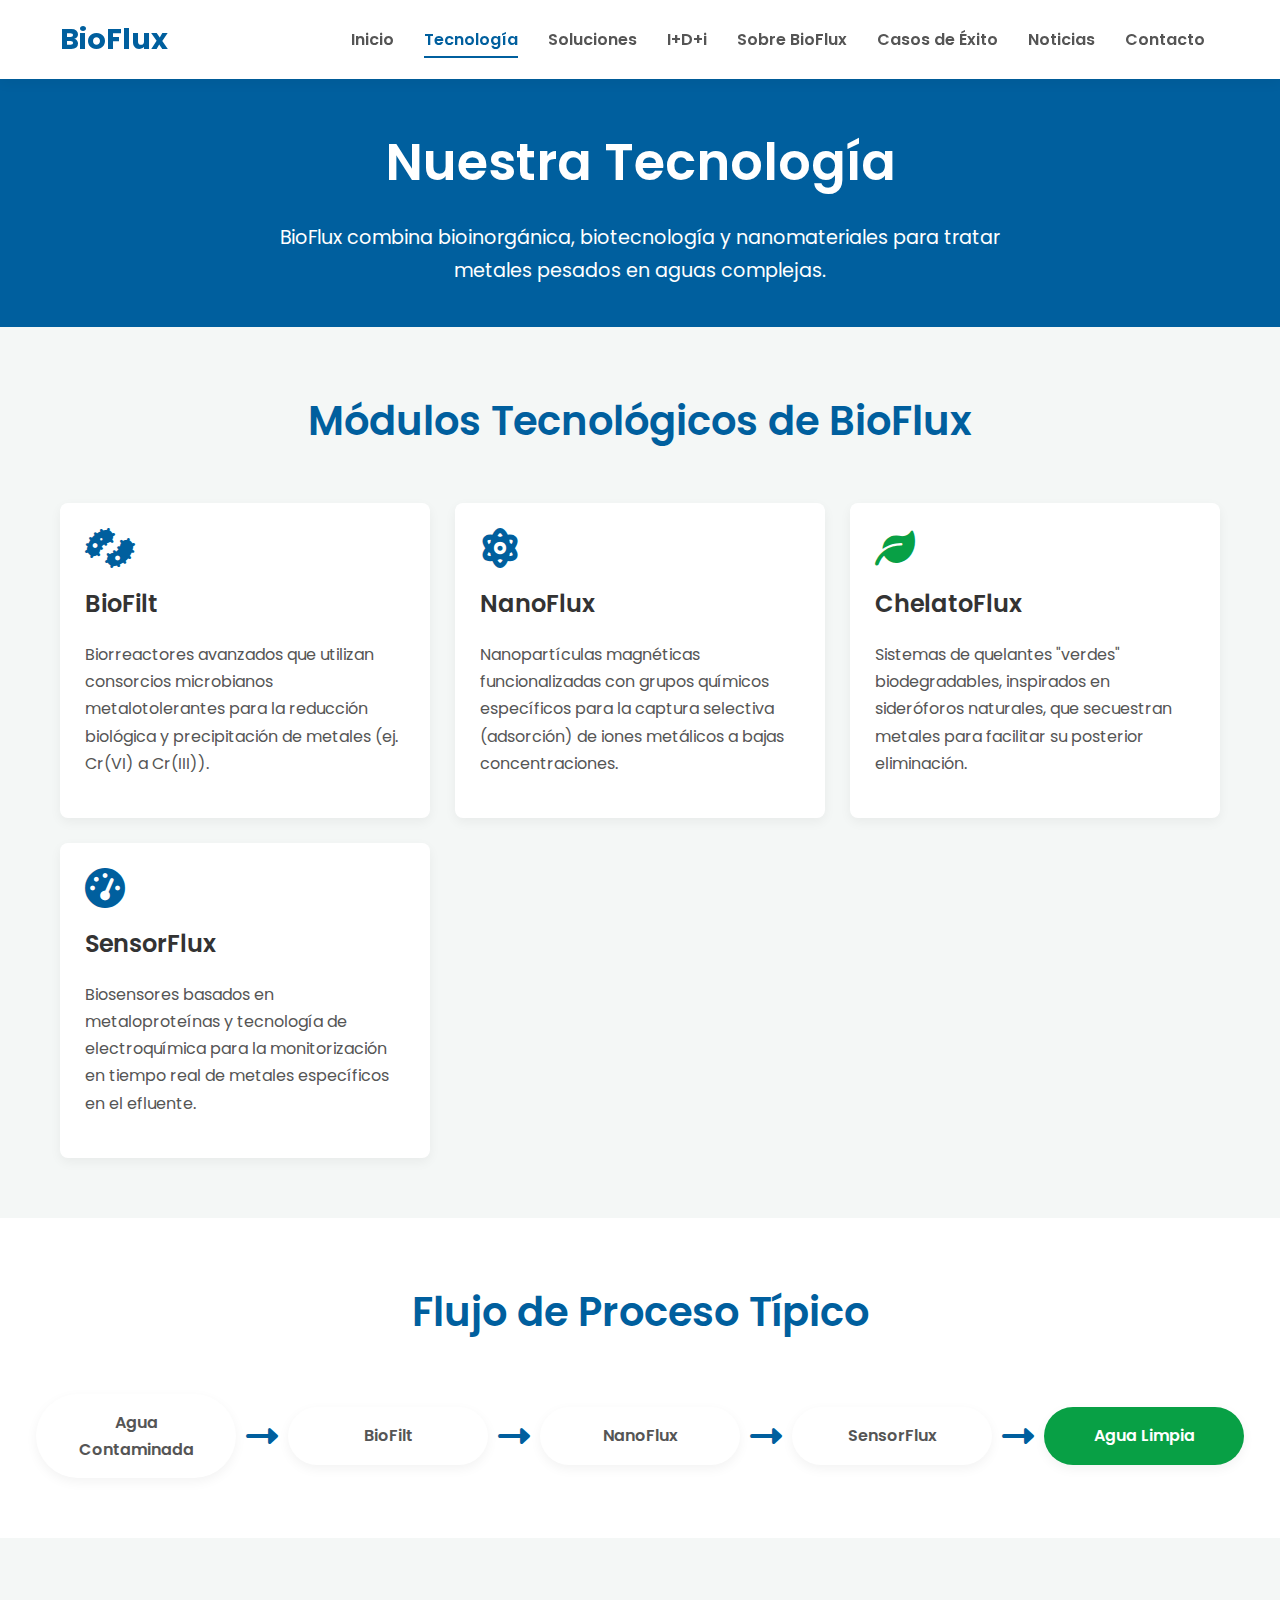
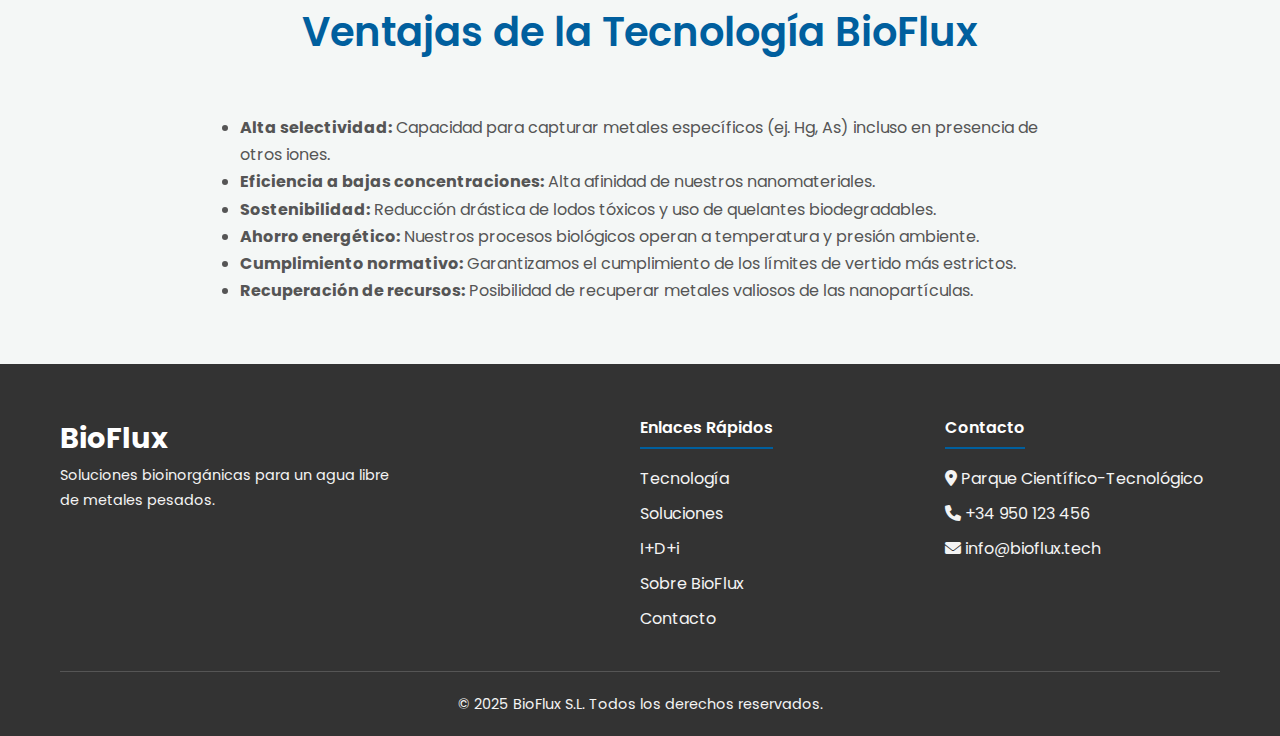
<file: tecnologia.html>
<!DOCTYPE html>
<html lang="es">
<head>
    <meta charset="UTF-8">
    <meta name="viewport" content="width=device-width, initial-scale=1.0">
    <title>Tecnología</title>
    <link rel="icon" type="image/png" href="img/logo.png"> <link rel="stylesheet" href="css/style.css">	
    <link rel="stylesheet" href="css/style.css">
    <link rel="stylesheet" href="https://cdnjs.cloudflare.com/ajax/libs/font-awesome/6.0.0-beta3/css/all.min.css">
</head>
<body>

    <header class="main-header">
        <div class="container">
            <a href="index.html" class="logo">BioFlux</a>
            <nav class="main-nav" id="main-nav">
                <ul>
                    <li><a href="index.html">Inicio</a></li>
                    <li><a href="tecnologia.html" class="active">Tecnología</a></li>
                    <li><a href="soluciones.html">Soluciones</a></li>
                    <li><a href="investigacion.html">I+D+i</a></li>
                    <li><a href="sobre-nosotros.html">Sobre BioFlux</a></li>
                    <li><a href="casos-de-exito.html">Casos de Éxito</a></li>
                    <li><a href="noticias.html">Noticias</a></li>
                    <li><a href="contacto.html">Contacto</a></li>
                </ul>
            </nav>
            <button class="hamburger-menu" id="hamburger-menu">&#9776;</button>
        </div>
    </header>

    <main>
        <section style="background-color: var(--primary-blue); color: var(--white); padding: 40px 0;">
            <div class="container text-center">
                <h1 style="color: var(--white);">Nuestra Tecnología</h1>
                <p style="font-size: 1.2rem; max-width: 800px; margin: 0 auto;">BioFlux combina bioinorgánica, biotecnología y nanomateriales para tratar metales pesados en aguas complejas.</p>
            </div>
        </section>

        <section id="modulos">
            <div class="container">
                <h2 class="section-title">Módulos Tecnológicos de BioFlux</h2>
                <div class="grid-3" style="grid-template-columns: repeat(auto-fit, minmax(280px, 1fr));">
                    <div class="card">
                        <i class="fas fa-bacteria icon"></i>
                        <h3>BioFilt</h3>
                        <p>Biorreactores avanzados que utilizan consorcios microbianos metalotolerantes para la reducción biológica y precipitación de metales (ej. Cr(VI) a Cr(III)).</p>
                    </div>
                    <div class="card">
                        <i class="fas fa-atom icon"></i>
                        <h3>NanoFlux</h3>
                        <p>Nanopartículas magnéticas funcionalizadas con grupos químicos específicos para la captura selectiva (adsorción) de iones metálicos a bajas concentraciones.</p>
                    </div>
                    <div class="card">
                        <i class="fas fa-leaf icon" style="color: var(--secondary-green);"></i>
                        <h3>ChelatoFlux</h3>
                        <p>Sistemas de quelantes "verdes" biodegradables, inspirados en sideróforos naturales, que secuestran metales para facilitar su posterior eliminación.</p>
                    </div>
                    <div class="card">
                        <i class="fas fa-tachometer-alt icon"></i>
                        <h3>SensorFlux</h3>
                        <p>Biosensores basados en metaloproteínas y tecnología de electroquímica para la monitorización en tiempo real de metales específicos en el efluente.</p>
                    </div>
                </div>
            </div>
        </section>

        <section id="proceso">
            <div class="container">
                <h2 class="section-title">Flujo de Proceso Típico</h2>
                <div class="process-flow">
                    <div class="process-step">Agua Contaminada</div>
                    <i class="fas fa-long-arrow-alt-right process-arrow"></i>
                    <div class="process-step">BioFilt</div>
                    <i class="fas fa-long-arrow-alt-right process-arrow"></i>
                    <div class="process-step">NanoFlux</div>
                    <i class="fas fa-long-arrow-alt-right process-arrow"></i>
                    <div class="process-step">SensorFlux</div>
                    <i class="fas fa-long-arrow-alt-right process-arrow"></i>
                    <div class="process-step" style="background: var(--secondary-green); color: white;">Agua Limpia</div>
                </div>
            </div>
        </section>

        <section id="ventajas">
            <div class="container">
                <h2 class="section-title">Ventajas de la Tecnología BioFlux</h2>
                <div style="max-width: 800px; margin: 0 auto;">
                    <ul>
                        <li><strong>Alta selectividad:</strong> Capacidad para capturar metales específicos (ej. Hg, As) incluso en presencia de otros iones.</li>
                        <li><strong>Eficiencia a bajas concentraciones:</strong> Alta afinidad de nuestros nanomateriales.</li>
                        <li><strong>Sostenibilidad:</strong> Reducción drástica de lodos tóxicos y uso de quelantes biodegradables.</li>
                        <li><strong>Ahorro energético:</strong> Nuestros procesos biológicos operan a temperatura y presión ambiente.</li>
                        <li><strong>Cumplimiento normativo:</strong> Garantizamos el cumplimiento de los límites de vertido más estrictos.</li>
                        <li><strong>Recuperación de recursos:</strong> Posibilidad de recuperar metales valiosos de las nanopartículas.</li>
                    </ul>
                </div>
            </div>
        </section>

    </main>

    <footer class="main-footer">
        <div class="container">
            <div class="footer-grid">
                <div class="footer-col">
                    <a href="index.html" class="logo">BioFlux</a>
                    <p>Soluciones bioinorgánicas para un agua libre de metales pesados.</p>
                </div>
                <div class="footer-col">
                    <h4>Enlaces Rápidos</h4>
                    <ul>
                        <li><a href="tecnologia.html">Tecnología</a></li>
                        <li><a href="soluciones.html">Soluciones</a></li>
                        <li><a href="investigacion.html">I+D+i</a></li>
                        <li><a href="sobre-nosotros.html">Sobre BioFlux</a></li>
                        <li><a href="contacto.html">Contacto</a></li>
                    </ul>
                </div>
                <div class="footer-col">
                    <h4>Contacto</h4>
                    <ul>
                        <li><i class="fas fa-map-marker-alt"></i> Parque Científico-Tecnológico</li>
                        <li><i class="fas fa-phone"></i> +34 950 123 456</li>
                        <li><i class="fas fa-envelope"></i> info@bioflux.tech</li>
                    </ul>
                </div>
            </div>
            <div class="footer-bottom">
                &copy; 2025 BioFlux S.L. Todos los derechos reservados.
            </div>
        </div>
    </footer>

    <script src="js/main.js"></script>
</body>

</html>
</file>
<file: css/style.css>
/* css/style.css */

/* --- Importación de Google Fonts --- */
@import url('https://fonts.googleapis.com/css2?family=Poppins:wght@300;400;600;700&display=swap');

/* --- Variables Globales --- */
:root {
    --primary-blue: #005f9e;
    --secondary-green: #08a045;
    --dark-gray: #333;
    --medium-gray: #555;
    --light-gray-bg: #f4f7f6;
    --white: #ffffff;
    --shadow: 0 4px 12px rgba(0, 0, 0, 0.05);
    --border-radius: 8px;
}

/* --- Reseteo y Estilos Base --- */
* {
    box-sizing: border-box;
    margin: 0;
    padding: 0;
}

body {
    font-family: 'Poppins', sans-serif;
    line-height: 1.7;
    color: var(--medium-gray);
    background-color: var(--white);
}

h1, h2, h3, h4, h5, h6 {
    font-weight: 600;
    color: var(--dark-gray);
    margin-bottom: 1rem;
}

h1 { font-size: 2.8rem; }
h2 { font-size: 2.2rem; color: var(--primary-blue); }
h3 { font-size: 1.5rem; }

p {
    margin-bottom: 1rem;
}

a {
    text-decoration: none;
    color: var(--primary-blue);
    transition: color 0.3s ease;
}

a:hover {
    color: var(--secondary-green);
}

img {
    max-width: 100%;
    height: auto;
}

.container {
    max-width: 1200px;
    margin: 0 auto;
    padding: 0 20px;
}

section {
    padding: 60px 0;
}

/* --- Utilidades --- */
.text-center {
    text-align: center;
}

.section-title {
    text-align: center;
    margin-bottom: 3rem;
}

section:nth-child(even) {
    background-color: var(--light-gray-bg);
}

.grid-3 {
    display: grid;
    grid-template-columns: 1fr;
    gap: 25px;
}

/* --- Botones (CTAs) --- */
.btn {
    display: inline-block;
    padding: 12px 28px;
    border: none;
    border-radius: var(--border-radius);
    font-weight: 600;
    font-size: 1rem;
    cursor: pointer;
    text-align: center;
    transition: all 0.3s ease;
    margin: 5px;
}

.btn-primary {
    background-color: var(--primary-blue);
    color: var(--white);
}

.btn-primary:hover {
    background-color: #004a7c;
    color: var(--white);
    transform: translateY(-2px);
}

.btn-secondary {
    background-color: transparent;
    color: var(--primary-blue);
    border: 2px solid var(--primary-blue);
}

.btn-secondary:hover {
    background-color: var(--primary-blue);
    color: var(--white);
    transform: translateY(-2px);
}

/* --- Header y Navegación --- */
.main-header {
    background-color: var(--white);
    box-shadow: var(--shadow);
    padding: 15px 0;
    position: sticky;
    top: 0;
    left: 0;
    width: 100%;
    z-index: 1000;
    transition: padding 0.3s ease;
}

.main-header.scrolled {
    padding: 10px 0;
    box-shadow: 0 2px 10px rgba(0,0,0,0.1);
}

.main-header .container {
    display: flex;
    justify-content: space-between;
    align-items: center;
}

.logo {
    font-size: 1.8rem;
    font-weight: 700;
    color: var(--primary-blue);
}

.logo:hover {
    color: var(--primary-blue);
}

.main-nav ul {
    list-style: none;
    display: flex;
}

.main-nav a {
    display: block;
    padding: 10px 15px;
    font-weight: 600;
    color: var(--medium-gray);
    position: relative;
}

.main-nav a::after {
    content: '';
    position: absolute;
    bottom: 5px;
    left: 15px;
    width: 0;
    height: 2px;
    background-color: var(--primary-blue);
    transition: width 0.3s ease;
}

.main-nav a:hover::after,
.main-nav a.active::after {
    width: calc(100% - 30px);
}

.main-nav a.active {
    color: var(--primary-blue);
}

/* Menú Hamburguesa (Móvil) */
.hamburger-menu {
    display: none;
    font-size: 1.8rem;
    background: none;
    border: none;
    cursor: pointer;
    color: var(--dark-gray);
    z-index: 1001;
}

/* --- Hero Slider (Página de Inicio) --- */
.hero-slider {
    position: relative;
    width: 100%;
    height: 80vh;
    overflow: hidden;
    background-color: var(--dark-gray); /* Fallback */
}

.slider-slide {
    position: absolute;
    top: 0;
    left: 0;
    width: 100%;
    height: 100%;
    background-size: cover;
    background-position: center;
    opacity: 0;
    transition: opacity 1.2s ease-in-out;
}

.slider-slide.active {
    opacity: 1;
}

.slider-slide::after {
    content: '';
    position: absolute;
    top: 0;
    left: 0;
    width: 100%;
    height: 100%;
    background: rgba(0, 0, 0, 0.4); /* Overlay oscuro */
}

.slide-content {
    position: relative;
    z-index: 2;
    color: var(--white);
    height: 100%;
    display: flex;
    flex-direction: column;
    justify-content: center;
    align-items: center;
    text-align: center;
    padding: 20px;
}

.slide-content h1 {
    font-size: 3rem;
    color: var(--white);
    margin-bottom: 1rem;
    text-shadow: 2px 2px 4px rgba(0,0,0,0.5);
}

.slide-content p {
    font-size: 1.2rem;
    margin-bottom: 2rem;
    max-width: 700px;
}

/* --- Tarjetas (Cards) --- */
.card {
    background: var(--white);
    border-radius: var(--border-radius);
    box-shadow: var(--shadow);
    padding: 25px;
    transition: transform 0.3s ease, box-shadow 0.3s ease;
}

.card:hover {
    transform: translateY(-5px);
    box-shadow: 0 8px 20px rgba(0, 0, 0, 0.08);
}

.card .icon {
    font-size: 2.5rem;
    color: var(--primary-blue);
    margin-bottom: 1rem;
}

/* --- Sección "Pasos" (Home) --- */
.steps-container {
    display: flex;
    flex-direction: column;
    gap: 20px;
    position: relative;
}

.step {
    background: var(--light-gray-bg);
    border: 2px dashed var(--primary-blue);
    padding: 20px;
    border-radius: var(--border-radius);
    text-align: center;
}

/* --- Sección "Cifras" (Home) --- */
.stats-grid {
    display: grid;
    grid-template-columns: 1fr;
    gap: 20px;
    text-align: center;
}

.stat-item {
    background: var(--primary-blue);
    color: var(--white);
    padding: 25px;
    border-radius: var(--border-radius);
}

.stat-item .number {
    font-size: 2.5rem;
    font-weight: 700;
    display: block;
}

.stat-item .label {
    font-size: 1.1rem;
}

/* --- CTA Final --- */
.cta-section {
    background: var(--primary-blue);
    color: var(--white);
    padding: 50px 0;
    text-align: center;
    border-radius: var(--border-radius);
}

.cta-section h2 {
    color: var(--white);
    font-size: 2rem;
}

.cta-section .btn-secondary {
    background: var(--white);
    color: var(--primary-blue);
    border-color: var(--white);
}

.cta-section .btn-secondary:hover {
    background: var(--light-gray-bg);
    color: var(--primary-blue);
}

/* --- Página de Tecnología: Flujo de Proceso --- */
.process-flow {
    display: flex;
    flex-direction: column;
    align-items: center;
    gap: 15px;
}

.process-step {
    background: var(--white);
    box-shadow: var(--shadow);
    padding: 15px 25px;
    border-radius: 50px;
    font-weight: 600;
    text-align: center;
    min-width: 200px;
}

.process-arrow {
    font-size: 2rem;
    color: var(--primary-blue);
    transform: rotate(90deg); /* Flecha hacia abajo en móvil */
}

/* --- Página Sobre Nosotros: Equipo --- */
.team-grid {
    display: grid;
    grid-template-columns: 1fr;
    gap: 25px;
}

.team-member {
    text-align: center;
}

.team-member img {
    width: 150px;
    height: 150px;
    border-radius: 50%;
    object-fit: cover;
    margin-bottom: 1rem;
    border: 4px solid var(--light-gray-bg);
    box-shadow: var(--shadow);
}

.team-member h4 {
    color: var(--primary-blue);
    margin-bottom: 0.25rem;
}

.team-member .role {
    font-style: italic;
    font-weight: 300;
}

/* --- Página Contacto: Formulario --- */
.contact-container {
    display: grid;
    grid-template-columns: 1fr;
    gap: 30px;
}

.contact-form .form-group {
    margin-bottom: 1.2rem;
}

.contact-form label {
    display: block;
    margin-bottom: 5px;
    font-weight: 600;
}

.contact-form input[type="text"],
.contact-form input[type="email"],
.contact-form input[type="tel"],
.contact-form select,
.contact-form textarea {
    width: 100%;
    padding: 12px;
    border: 1px solid #ccc;
    border-radius: var(--border-radius);
    font-family: 'Poppins', sans-serif;
}

.contact-form textarea {
    resize: vertical;
    min-height: 120px;
}

.error-msg {
    color: #d93025;
    font-size: 0.85rem;
    display: none; /* Oculto por defecto */
    margin-top: 5px;
}

.contact-form input.invalid,
.contact-form textarea.invalid {
    border-color: #d93025;
}

.contact-info h3 {
    color: var(--primary-blue);
}

.contact-info p {
    font-size: 1.1rem;
    margin-bottom: 1.5rem;
}

.contact-info .icon {
    margin-right: 10px;
    color: var(--primary-blue);
}

/* --- Footer --- */
.main-footer {
    background-color: var(--dark-gray);
    color: #f4f4f4;
    padding: 50px 0 20px 0;
}

.footer-grid {
    display: grid;
    grid-template-columns: 1fr;
    gap: 30px;
    margin-bottom: 30px;
}

.footer-col h4 {
    color: var(--white);
    margin-bottom: 1rem;
    border-bottom: 2px solid var(--primary-blue);
    padding-bottom: 5px;
    display: inline-block;
}

.footer-col .logo {
    color: var(--white);
}

.footer-col p {
    font-size: 0.9rem;
    max-width: 350px;
}

.footer-col ul {
    list-style: none;
}

.footer-col ul li {
    margin-bottom: 0.5rem;
}

.footer-col ul a {
    color: #f4f4f4;
}

.footer-col ul a:hover {
    color: var(--secondary-green);
    padding-left: 5px;
}

.footer-bottom {
    text-align: center;
    padding-top: 20px;
    border-top: 1px solid #555;
    font-size: 0.9rem;
}

/* --- Media Queries (Tablet y Escritorio) --- */

/* Tablet */
@media (min-width: 768px) {
    h1 { font-size: 3.2rem; }
    h2 { font-size: 2.5rem; }
    .slide-content h1 { font-size: 3.5rem; }

    .grid-3 {
        grid-template-columns: repeat(3, 1fr);
    }

    .stats-grid {
        grid-template-columns: repeat(3, 1fr);
    }

    /* Menú */
    .hamburger-menu {
        display: none;
    }
    
    .main-nav {
        display: block !important;
    }

    /* Flujo de proceso */
    .process-flow {
        flex-direction: row;
        justify-content: center;
        gap: 10px;
    }
    .process-arrow {
        transform: rotate(0deg); /* Flecha horizontal */
    }

    /* Equipo */
    .team-grid {
        grid-template-columns: repeat(2, 1fr);
    }

    /* Contacto */
    .contact-container {
        grid-template-columns: 2fr 1fr;
    }

    /* Footer */
    .footer-grid {
        grid-template-columns: 2fr 1fr 1fr;
    }
}

/* Escritorio */
@media (min-width: 1024px) {
    .slide-content h1 { font-size: 4rem; }

    .steps-container {
        flex-direction: row;
        justify-content: space-between;
    }

    .step {
        width: 30%;
        text-align: left;
    }
    
    .team-grid {
        grid-template-columns: repeat(4, 1fr);
    }
}

/* --- Estilos para Móvil (Anulaciones) --- */
@media (max-width: 767px) {
    .main-nav {
        display: none;
        position: absolute;
        top: 74px; /* Altura del header */
        left: 0;
        width: 100%;
        background-color: var(--white);
        box-shadow: 0 10px 10px rgba(0,0,0,0.1);
        border-top: 1px solid var(--light-gray-bg);
    }
    
    .main-nav.active {
        display: block;
    }

    .main-nav ul {
        flex-direction: column;
    }

    .main-nav a {
        padding: 15px 20px;
        border-bottom: 1px solid var(--light-gray-bg);
    }
    
    .main-nav a:hover::after,
    .main-nav a.active::after {
        width: 0; /* Desactivar subrayado en móvil */
    }

    .main-nav a.active {
        background-color: var(--light-gray-bg);
    }

    .hamburger-menu {
        display: block;
    }

    .hero-slider {
        height: 60vh;
    }
    
    .slide-content h1 {
        font-size: 2.2rem;
    }
    .slide-content p {
        font-size: 1rem;
    }
}
</file>
